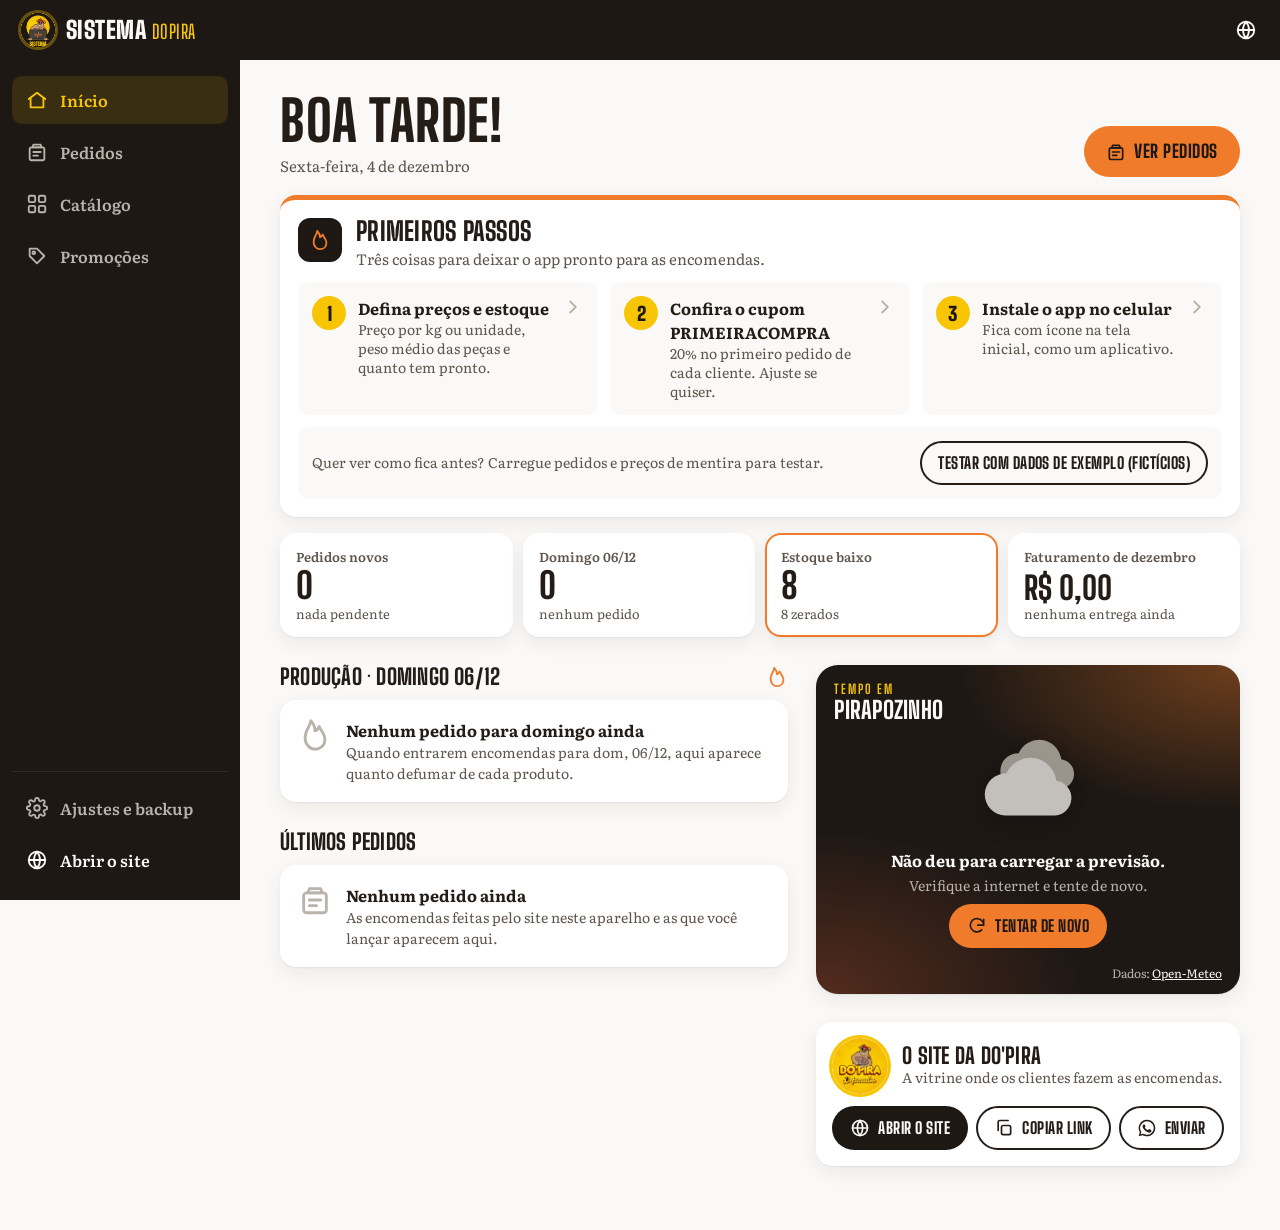
<file: admin/index.html>
<!doctype html>
<html lang="pt-BR">
<head>
<meta charset="utf-8">
<meta name="viewport" content="width=device-width, initial-scale=1, viewport-fit=cover">
<title>Sistema Dopira</title>
<meta name="description" content="Painel de gestão da Dopira Defumados: pedidos, catálogo, estoque, preços, cupons e promoções.">
<meta name="robots" content="noindex, nofollow">
<meta name="theme-color" content="#1E1814">
<link rel="manifest" href="manifest.webmanifest">
<link rel="icon" type="image/png" sizes="32x32" href="icons/favicon-32.png">
<link rel="apple-touch-icon" href="icons/apple-touch-icon.png">
<meta name="apple-mobile-web-app-capable" content="yes">
<meta name="mobile-web-app-capable" content="yes">
<meta name="apple-mobile-web-app-title" content="Sistema Dopira">
<meta name="apple-mobile-web-app-status-bar-style" content="black-translucent">
<link rel="stylesheet" href="css/base.css">
<link rel="stylesheet" href="css/inicio.css">
<link rel="stylesheet" href="css/pedidos.css">
<link rel="stylesheet" href="css/catalogo.css">
<link rel="stylesheet" href="css/promocoes.css">
</head>
<body>
<a class="pular" href="#tela">Pular para o conteúdo</a>
<div class="faixa-exemplo" id="faixaExemplo" hidden>Dados de exemplo (fictícios) · <a href="#/ajustes">apagar e começar de verdade</a></div>

<header class="topo">
  <a class="btn-ic voltar" id="btnVoltar" href="#/inicio" aria-label="Voltar" hidden></a>
  <a class="marca" href="#/inicio" aria-label="Sistema Dopira, início"><img src="img/sistema-logo.png" alt="" width="36" height="36"><span>Sistema <small>Dopira</small></span></a>
  <h1 class="titulo-topo" id="tituloTopo">Início</h1>
  <div class="topo-acoes">
    <a class="btn-ic" id="btnSite" target="_blank" rel="noopener" aria-label="Abrir o site" title="Abrir o site"></a>
    <a class="btn-ic" href="#/ajustes" aria-label="Ajustes e backup" title="Ajustes e backup"></a>
  </div>
</header>

<nav class="nav-lateral" id="navLateral" aria-label="Principal"></nav>
<main id="tela" tabindex="-1"></main>
<nav class="nav-baixo" id="navBaixo" aria-label="Principal"></nav>

<dialog id="dlg" class="dlg"></dialog>
<div class="toast" id="toast" role="status" aria-live="polite"></div>

<script src="js/dados.js"></script>
<script src="js/ui.js"></script>
<script src="js/vendor/qrcode.js"></script>
<script src="js/pix.js"></script>
<script>
  // ícones do topo
  document.getElementById('btnVoltar').innerHTML = UI.ICON.voltar;
  const s = document.getElementById('btnSite'); s.innerHTML = UI.ICON.site; s.href = UI.URL_SITE;
  document.querySelector('.topo-acoes a[href="#/ajustes"]').innerHTML = UI.ICON.ajustes;
</script>
<script src="js/inicio.js"></script>
<script src="js/pedidos.js"></script>
<script src="js/catalogo.js"></script>
<script src="js/promocoes.js"></script>
<script src="js/ajustes.js"></script>
<script src="js/app.js"></script>
</body>
</html>
</file>
<file: admin/css/base.css>
/* =====================================================================
   Sistema Dopira · estilos base e componentes compartilhados
   Módulos usam estas classes e põem o que for só deles em css/<modulo>.css
   ===================================================================== */
@font-face{font-family:"Big Shoulders";src:url(../fonts/bsd.woff2) format("woff2");font-weight:100 900;font-display:swap}
@font-face{font-family:"Literata";src:url(../fonts/literata.woff2) format("woff2");font-weight:200 900;font-display:swap}
@font-face{font-family:"Literata";src:url(../fonts/literata-i.woff2) format("woff2");font-weight:200 900;font-style:italic;font-display:swap}

:root{
  --carvao:#1E1814; --casca:#5A2E1E; --laranjeira:#F07C2B; --laranja-esc:#C85A12; --folha:#56633F;
  --fumaca:#B9B4AA; --cinza:#EDEBE6; --cinza-2:#E2DED7; --papel:#FAF9F7; --branco:#fff; --amarelo:#F8C505;
  --tinta:#231C17; --tinta-2:#5E554D; --erro:#B3261E; --ok:#3F6B2A; --aviso:#9A5B00;
  --display:"Big Shoulders",Impact,"Arial Narrow",sans-serif;
  --texto:"Literata",Georgia,serif;
  --r-s:10px; --r-m:16px; --r-l:22px;
  --sombra:0 1px 2px rgba(30,24,20,.06),0 6px 20px rgba(30,24,20,.07);
  --topo:60px; --baixo:68px; --lateral:240px;
  --ease:cubic-bezier(.2,.8,.2,1);
  color-scheme:light;
}
*,*::before,*::after{box-sizing:border-box;margin:0;padding:0}
html{-webkit-text-size-adjust:100%;scroll-padding-top:calc(var(--topo) + 12px)}
body{font-family:var(--texto);font-size:16px;line-height:1.5;color:var(--tinta);background:var(--papel);min-height:100dvh;-webkit-font-smoothing:antialiased}
img{display:block;max-width:100%}
button,input,select,textarea{font:inherit;color:inherit}
button{cursor:pointer}
a{color:inherit}
:focus-visible{outline:3px solid var(--laranjeira);outline-offset:2px}
.sr{position:absolute;width:1px;height:1px;overflow:hidden;clip:rect(0 0 0 0);white-space:nowrap}
.pular{position:absolute;left:-999px;top:8px;z-index:200;background:var(--carvao);color:var(--papel);padding:10px 16px;border-radius:var(--r-s)}
.pular:focus{left:8px}
h1,h2,h3{font-family:var(--display);font-weight:800;line-height:1.05;text-transform:uppercase;letter-spacing:.01em}
.muted{color:var(--tinta-2)}
.num{font-family:var(--display);font-weight:700;font-variant-numeric:tabular-nums;letter-spacing:.02em}

/* ---------- faixa de exemplo ---------- */
.faixa-exemplo{background:var(--amarelo);color:var(--carvao);text-align:center;font-size:14px;font-weight:600;padding:6px 12px}
.faixa-exemplo a{font-weight:800;display:inline-block;padding:6px 0}

/* ---------- topo ---------- */
.topo{position:sticky;top:0;z-index:50;height:var(--topo);background:var(--carvao);color:var(--papel);display:flex;align-items:center;gap:8px;padding:0 12px;padding-top:env(safe-area-inset-top);box-sizing:content-box}
.marca{display:flex;align-items:center;gap:10px;min-height:44px;min-width:44px;text-decoration:none;font-family:var(--display);font-weight:900;font-size:24px;text-transform:uppercase;letter-spacing:.02em;white-space:nowrap}
.marca img{width:36px;height:36px;border-radius:50%;box-shadow:0 0 0 2px rgba(248,197,5,.35)}
.marca small{font-weight:600;color:var(--amarelo);font-size:.8em}
.titulo-topo{display:none;font-size:22px;flex:1;min-width:0;overflow:hidden;text-overflow:ellipsis;white-space:nowrap}
.topo-acoes{margin-left:auto;display:flex;gap:4px}
.btn-ic{display:inline-flex;align-items:center;justify-content:center;width:44px;height:44px;border-radius:50%;border:0;background:transparent;color:inherit;text-decoration:none;flex:none}
.btn-ic:hover{background:rgba(127,127,127,.15)}
.btn-ic[hidden]{display:none}
.ic{width:22px;height:22px;flex:none}

/* ---------- navegação ---------- */
.nav-lateral{display:none}
.nav-baixo{position:fixed;left:0;right:0;bottom:0;z-index:50;background:var(--carvao);display:grid;grid-template-columns:repeat(4,1fr);padding-bottom:env(safe-area-inset-bottom);border-top:1px solid rgba(255,255,255,.08)}
.nav-baixo a{position:relative;display:flex;flex-direction:column;align-items:center;justify-content:center;gap:2px;height:var(--baixo);color:var(--fumaca);text-decoration:none;font-size:12px;font-weight:600}
.nav-baixo a[aria-current]{color:var(--amarelo)}
.nav-baixo a[aria-current]::before{content:"";position:absolute;top:0;left:28%;right:28%;height:3px;border-radius:0 0 3px 3px;background:var(--amarelo)}
.badge{position:absolute;top:8px;left:calc(50% + 6px);min-width:20px;height:20px;padding:0 6px;border-radius:10px;background:var(--laranjeira);color:var(--carvao);font:800 12px/20px var(--texto);text-align:center}
.badge[hidden]{display:none}

/* ---------- área principal ---------- */
#tela:focus,#tela:focus-visible{outline:none}
main{display:block;padding:20px 16px calc(var(--baixo) + 32px + env(safe-area-inset-bottom));max-width:1180px;margin:0 auto;outline:none;view-transition-name:tela}
.cab{display:flex;align-items:flex-end;justify-content:space-between;gap:12px;flex-wrap:wrap;margin-bottom:18px}
.cab h2{font-size:clamp(32px,6vw,48px)}
.cab p{color:var(--tinta-2);margin-top:4px}
.secao{margin-top:28px}
.secao > h3{font-size:22px;margin-bottom:12px;display:flex;align-items:center;gap:10px;justify-content:space-between}
.grade{display:grid;gap:12px}
.grade-2{display:grid;gap:12px;grid-template-columns:1fr}

/* ---------- botões ---------- */
.btn{display:inline-flex;align-items:center;justify-content:center;gap:8px;min-height:46px;padding:10px 20px;border-radius:999px;border:2px solid transparent;font-family:var(--display);font-weight:800;font-size:18px;letter-spacing:.03em;text-transform:uppercase;text-decoration:none;white-space:nowrap;transition:background .15s,color .15s,border-color .15s}
.btn .ic{width:20px;height:20px}
.btn-1{background:var(--laranjeira);color:var(--carvao)}
.btn-1:hover{background:#FF8C3A}
.btn-2{background:transparent;border-color:currentColor;color:var(--tinta)}
.btn-2:hover{background:rgba(30,24,20,.06)}
.btn-3{background:var(--carvao);color:var(--papel)}
.btn-3:hover{background:#000}
.btn-zap{background:#167A43;color:#fff}
.btn-perigo{background:var(--erro);color:#fff}
.btn-sm{min-height:44px;padding:6px 16px;font-size:16px}
.btn:disabled{opacity:.45;cursor:not-allowed}
.btn-link{background:none;border:0;color:#A94A0E;font-weight:700;text-decoration:underline;padding:10px 4px;min-height:44px}

/* ---------- cartões e linhas ---------- */
.card{background:var(--branco);border-radius:var(--r-m);box-shadow:var(--sombra);padding:16px}
.card-escuro{background:var(--carvao);color:var(--papel);border-radius:var(--r-m);padding:18px}
.lista{display:flex;flex-direction:column;gap:10px}
.linha{display:flex;align-items:center;gap:12px;background:var(--branco);border-radius:var(--r-m);box-shadow:var(--sombra);padding:12px 14px;text-decoration:none;color:inherit;min-height:64px;transition:transform .15s var(--ease),box-shadow .15s}
a.linha:hover{box-shadow:0 2px 4px rgba(30,24,20,.08),0 10px 28px rgba(30,24,20,.12)}
.linha .meio{flex:1;min-width:0}
.linha .meio b{display:block;font-weight:700;white-space:nowrap;overflow:hidden;text-overflow:ellipsis}
.linha .meio span{display:block;font-size:14px;color:var(--tinta-2);white-space:nowrap;overflow:hidden;text-overflow:ellipsis}
.linha .fim{text-align:right;flex:none}

/* ---------- números (indicadores) ---------- */
.stats{display:grid;grid-template-columns:repeat(2,minmax(0,1fr));gap:10px}
.stat{background:var(--branco);border-radius:var(--r-m);box-shadow:var(--sombra);padding:14px 16px;text-decoration:none;color:inherit;display:flex;flex-direction:column;gap:2px;min-height:96px}
.stat .rot{font-size:13px;color:var(--tinta-2);font-weight:600}
.stat .val{font-family:var(--display);font-weight:800;font-size:36px;line-height:1;font-variant-numeric:tabular-nums}
.stat .sub{font-size:13px;color:var(--tinta-2)}
.stat[data-alerta]{box-shadow:inset 0 0 0 2px var(--laranjeira),var(--sombra)}

/* ---------- chips de filtro ---------- */
.chips{display:flex;gap:8px;overflow-x:auto;padding:2px 2px 8px;margin:0 -2px 8px;scrollbar-width:none}
.chips::-webkit-scrollbar{display:none}
.chip{flex:none;display:inline-flex;align-items:center;gap:6px;min-height:44px;padding:6px 14px;border-radius:999px;border:1.5px solid var(--cinza-2);background:var(--branco);font-size:14px;font-weight:700;color:var(--tinta-2)}
.chip[aria-pressed="true"]{background:var(--carvao);border-color:var(--carvao);color:var(--papel)}
.chip .n{font-family:var(--display);font-size:15px;opacity:.75}

/* ---------- pílulas de status ---------- */
.pill{display:inline-flex;align-items:center;min-height:24px;padding:2px 10px;border-radius:999px;font-size:12px;font-weight:800;text-transform:uppercase;letter-spacing:.04em;white-space:nowrap;background:var(--cinza);color:var(--tinta-2)}
.st-novo{background:#FDE7D3;color:#8A3A00}
.st-confirmado{background:#E4E9F7;color:#24408E}
.st-pronto{background:#FFF1BF;color:#6B5200}
.st-entregue{background:#E1EDD8;color:var(--ok)}
.st-cancelado{background:#F3DCDA;color:var(--erro)}
.tag-ok{background:#E1EDD8;color:var(--ok)}
.tag-baixo{background:#FFF1BF;color:#6B5200}
.tag-zerado{background:#F3DCDA;color:var(--erro)}
.tag-promo{background:var(--laranjeira);color:var(--carvao)}

/* ---------- formulários ---------- */
.form{display:flex;flex-direction:column;gap:14px}
.form-2{display:grid;grid-template-columns:1fr 1fr;gap:12px}
.campo{display:flex;flex-direction:column;gap:6px;min-width:0}
.campo label{font-size:14px;font-weight:700}
.campo-in{position:relative;display:flex;align-items:center}
.campo input,.campo select,.campo textarea,select.sel{width:100%;font-size:16px;padding:11px 14px;min-height:46px;border:1.5px solid #D6D1C8;border-radius:var(--r-s);background:#fff}
.campo textarea{min-height:84px;resize:vertical}
.campo .suf{position:absolute;right:12px;color:var(--tinta-2);font-size:14px;pointer-events:none}
.campo-in:has(.suf) input{padding-right:52px}
.campo input:focus,.campo select:focus,.campo textarea:focus,select.sel:focus{outline:none;border-color:var(--laranjeira);box-shadow:0 0 0 3px rgba(240,124,43,.2)}
.campo .dica{font-size:13px;color:var(--tinta-2)}
.campo[data-erro] input{border-color:var(--erro)}
.seg{display:inline-flex;background:var(--cinza);border-radius:999px;padding:4px;gap:4px}
.seg label{position:relative}
.seg input{position:absolute;opacity:0;inset:0}
.seg span{display:inline-flex;align-items:center;min-height:38px;padding:4px 16px;border-radius:999px;font-weight:700;font-size:15px;cursor:pointer}
.seg input:checked + span{background:var(--carvao);color:var(--papel)}
.seg input:focus-visible + span{outline:3px solid var(--laranjeira)}
/* interruptor */
.sw{display:inline-flex;align-items:center;gap:10px;min-height:44px;cursor:pointer;font-weight:600}
.sw input{position:absolute;opacity:0;width:1px;height:1px}
.sw-t{width:46px;height:28px;border-radius:14px;background:#CFC9BF;position:relative;flex:none;transition:background .2s}
.sw-t::after{content:"";position:absolute;top:3px;left:3px;width:22px;height:22px;border-radius:50%;background:#fff;box-shadow:0 1px 3px rgba(0,0,0,.25);transition:transform .2s var(--ease)}
.sw input:checked + .sw-t{background:var(--folha)}
.sw input:checked + .sw-t::after{transform:translateX(18px)}
.sw input:focus-visible + .sw-t{outline:3px solid var(--laranjeira);outline-offset:2px}
/* passo +/- */
.passo{display:inline-flex;align-items:center;border:1.5px solid #D6D1C8;border-radius:999px;background:#fff}
.passo button{width:44px;height:44px;border:0;background:none;display:inline-flex;align-items:center;justify-content:center;border-radius:50%}
.passo input{width:64px;text-align:center;border:0;font-family:var(--display);font-weight:800;font-size:20px;background:none;min-height:44px}
.passo input:focus{outline:none}

/* ---------- miniatura ---------- */
.mini{width:var(--t);height:var(--t);border-radius:12px;background:var(--casca);color:var(--amarelo);display:inline-flex;align-items:center;justify-content:center;overflow:hidden;flex:none;position:relative;font-family:var(--display);font-weight:900;font-size:calc(var(--t) * .38)}
.mini::before{content:attr(data-ini)}
.mini img{position:absolute;inset:0;width:100%;height:100%;object-fit:cover}

/* ---------- vazio ---------- */
.vazio{text-align:center;padding:40px 16px;color:var(--tinta-2);display:flex;flex-direction:column;align-items:center;gap:10px}
.vazio .ic{width:44px;height:44px;color:var(--fumaca)}
.vazio h3{color:var(--tinta);font-size:24px}

/* ---------- aviso ---------- */
.aviso{display:flex;gap:10px;align-items:flex-start;background:#FFF6E0;border-left:4px solid var(--amarelo);border-radius:var(--r-s);padding:12px 14px;font-size:15px}
.aviso .ic{color:var(--aviso);margin-top:1px}
.aviso-erro{background:#FBE9E7;border-color:var(--erro)}
.aviso-erro .ic{color:var(--erro)}

/* ---------- tabela simples ---------- */
.tabela{width:100%;border-collapse:collapse;font-size:15px}
.tabela th{text-align:left;font-size:13px;color:var(--tinta-2);font-weight:700;padding:8px;border-bottom:1.5px solid var(--cinza-2)}
.tabela td{padding:10px 8px;border-bottom:1px solid var(--cinza)}
.tabela .dir{text-align:right}

/* ---------- diálogo ---------- */
.dlg{border:0;padding:0;background:transparent;max-width:none;max-height:none;width:100%;height:100%;margin:0}
.dlg::backdrop{background:rgba(20,15,12,.6)}
.dlg[open]{display:flex;align-items:flex-end;justify-content:center}
.dlg-cx{background:var(--papel);width:100%;max-height:92dvh;display:flex;flex-direction:column;border-radius:var(--r-l) var(--r-l) 0 0;animation:sobe .28s var(--ease);padding-bottom:env(safe-area-inset-bottom)}
.dlg-topo{display:flex;align-items:center;justify-content:space-between;gap:12px;padding:16px 12px 8px 20px}
.dlg-topo h2{font-size:26px}
.dlg-corpo{padding:8px 20px 16px;overflow:auto;flex:1}
.dlg-acoes{display:flex;gap:10px;padding:12px 20px 16px;border-top:1px solid var(--cinza-2);flex-wrap:wrap}
.dlg-acoes .btn{flex:1}
.copiavel{width:100%;font-size:15px;padding:12px;border-radius:var(--r-s);border:1.5px solid #D6D1C8}
@keyframes sobe{from{transform:translateY(40px);opacity:0}to{transform:none;opacity:1}}

/* ---------- toast ---------- */
.toast{position:fixed;left:50%;bottom:calc(var(--baixo) + 16px + env(safe-area-inset-bottom));transform:translate(-50%,20px);background:var(--carvao);color:var(--papel);padding:12px 20px;border-radius:999px;font-weight:600;font-size:15px;opacity:0;pointer-events:none;transition:opacity .2s,transform .25s var(--ease);z-index:300;max-width:calc(100% - 32px);text-align:center}
.toast.on{opacity:1;transform:translate(-50%,0)}
.toast[data-tipo="erro"]{background:var(--erro)}

/* ---------- transições ---------- */
::view-transition-old(tela){animation:.18s ease both sai}
::view-transition-new(tela){animation:.28s var(--ease) both entra}
@keyframes sai{to{opacity:0;transform:translateY(-6px)}}
@keyframes entra{from{opacity:0;transform:translateY(10px)}}
@media (prefers-reduced-motion:reduce){
  *,*::before,*::after{animation-duration:.01ms!important;transition-duration:.01ms!important}
  ::view-transition-old(tela),::view-transition-new(tela){animation:none}
}

/* ---------- telas médias ---------- */
@media (min-width:600px){
  .stats{grid-template-columns:repeat(4,minmax(0,1fr))}
  .grade-2{grid-template-columns:1fr 1fr}
  .dlg[open]{align-items:center}
  .dlg-cx{max-width:560px;border-radius:var(--r-l);max-height:88dvh}
  main{padding-left:24px;padding-right:24px}
}
/* celular: título da tela no topo */
@media (max-width:959px){
  .topo .marca span{display:none}
  .titulo-topo{display:block}
  .topo:has(.voltar:not([hidden])) .marca{display:none}
}
/* ---------- PC: menu lateral ---------- */
@media (min-width:960px){
  .nav-baixo{display:none}
  .topo{padding-left:20px}
  .nav-lateral{display:flex;flex-direction:column;gap:4px;position:fixed;top:var(--topo);bottom:0;left:0;width:var(--lateral);background:var(--carvao);padding:16px 12px;z-index:40}
  .nav-lateral a{position:relative;display:flex;align-items:center;gap:12px;min-height:48px;padding:8px 14px;border-radius:var(--r-s);color:var(--fumaca);text-decoration:none;font-weight:600}
  .nav-lateral a:hover{background:rgba(255,255,255,.06);color:var(--papel)}
  .nav-lateral a[aria-current]{background:rgba(248,197,5,.12);color:var(--amarelo)}
  .nav-lateral .badge{position:static;margin-left:auto}
  .nav-fim{margin-top:auto;display:flex;flex-direction:column;gap:4px;border-top:1px solid rgba(255,255,255,.08);padding-top:12px}
  .nav-site{color:var(--papel)!important}
  main{margin-left:var(--lateral);padding:32px 40px 64px;max-width:calc(1180px + var(--lateral))}
  .topo .btn-ic[href="#/ajustes"]{display:none}
  .toast{bottom:24px;left:calc(50% + var(--lateral) / 2)}
  .faixa-exemplo{position:fixed;left:12px;width:calc(var(--lateral) - 24px);bottom:150px;z-index:60;border-radius:12px;padding:10px 14px}
}
</file>
<file: admin/css/inicio.css>
/* =====================================================================
   Sistema Dopira · Início (painel) e Ajustes
   ===================================================================== */

/* ---------- cabeçalho ---------- */
.ini-cab h2{font-size:clamp(36px,9vw,56px)}
.ini-cab p{font-size:15px}
.ini-ex{background:var(--amarelo);color:var(--carvao);font-weight:700;padding:1px 8px;border-radius:999px;font-size:13px}
.ini-novo{display:none}

/* ---------- primeiros passos ---------- */
.ini-passos{margin-bottom:16px;padding:18px;border-top:5px solid var(--laranjeira)}
.ini-passos-cab{display:flex;gap:14px;align-items:flex-start;margin-bottom:12px}
.ini-passos-ic{width:44px;height:44px;border-radius:12px;background:var(--carvao);color:var(--laranjeira);display:inline-flex;align-items:center;justify-content:center;flex:none}
.ini-passos-cab h3{font-size:26px}
.ini-passos-cab p{color:var(--tinta-2);font-size:15px;margin-top:2px}
.ini-passos-lista{list-style:none;display:flex;flex-direction:column;gap:2px;counter-reset:p}
.ini-passos-lista a,.ini-passos-lista button,.ini-passos-lista .feito{display:flex;align-items:center;gap:12px;width:100%;min-height:64px;padding:10px 6px;border:0;background:none;text-align:left;text-decoration:none;color:inherit;border-radius:var(--r-s)}
.ini-passos-lista li+li{border-top:1px solid var(--cinza)}
.ini-passos-lista a:hover,.ini-passos-lista button:hover{background:var(--cinza)}
.ini-passos-lista .n{width:34px;height:34px;border-radius:50%;background:var(--amarelo);color:var(--carvao);display:inline-flex;align-items:center;justify-content:center;font:900 19px/1 var(--display);flex:none}
.ini-passos-lista .feito .n{background:var(--ok);color:#fff}
.ini-passos-lista .feito .n .ic{width:18px;height:18px}
.ini-passos-lista .t{flex:1;min-width:0;display:flex;flex-direction:column}
.ini-passos-lista .t b{font-weight:700}
.ini-passos-lista .t small{font-size:14px;color:var(--tinta-2);line-height:1.35}
.ini-passos-lista > li > * > .ic{color:var(--fumaca)}
.ini-passos-ex{margin-top:12px;padding:14px;background:var(--papel);border-radius:var(--r-s);display:flex;flex-direction:column;gap:10px;align-items:flex-start}
.ini-passos-ex p{font-size:14px;color:var(--tinta-2)}
.ini-passos-ex .btn{white-space:normal;text-align:center}

/* ---------- indicadores ---------- */
.ini-stats .stat{transition:transform .15s var(--ease),box-shadow .15s}
.ini-stats .stat:hover{transform:translateY(-2px)}
.ini-stats .stat .rot::first-letter{text-transform:uppercase}
.ini-fat .val{font-size:clamp(24px,6.6vw,32px);padding-top:4px;white-space:nowrap}
.ini-stats .sub{line-height:1.3}

/* ---------- grade ---------- */
.ini-grade{display:grid;grid-template-columns:minmax(0,1fr);gap:0 28px}
.ini-col{min-width:0}
.ini-ver{font-family:var(--texto);text-transform:none;font-size:15px;letter-spacing:0}
.secao > h3 .ic{color:var(--laranjeira)}

/* ---------- produção ---------- */
.ini-prod-card{padding:0;overflow:hidden}
.ini-prod-resumo{display:flex;align-items:center;justify-content:space-between;gap:10px;flex-wrap:wrap;padding:14px 16px;background:var(--carvao);color:var(--papel)}
.ini-prod-resumo .num{font-size:30px;line-height:1;color:var(--amarelo);display:block}
.ini-prod-resumo small{font-size:13px;color:var(--fumaca)}
.ini-prod-lista{list-style:none}
.ini-prod{display:flex;align-items:center;gap:12px;padding:12px 16px;border-bottom:1px solid var(--cinza)}
.ini-prod.tem-falta{background:linear-gradient(90deg,rgba(240,124,43,.10),transparent 70%);box-shadow:inset 4px 0 0 var(--laranjeira)}
.ini-prod .meio{flex:1;min-width:0}
.ini-prod .meio b{display:block;font-weight:700;line-height:1.25}
.ini-prod .meio span{display:block;font-size:14px;color:var(--tinta-2)}
.ini-prod .fim{display:flex;flex-direction:column;align-items:flex-end;text-align:right;flex:none;gap:2px;max-width:46%}
.ini-est{font-size:13px;color:var(--tinta-2)}
.ini-falta{font:800 17px/1.1 var(--display);text-transform:uppercase;letter-spacing:.02em;color:var(--laranja-esc);background:#FDE7D3;padding:3px 8px;border-radius:6px}
.ini-ok{display:inline-flex;align-items:center;gap:4px;font-size:13px;font-weight:700;color:var(--ok)}
.ini-ok .ic{width:16px;height:16px}
.ini-aviso{font-size:13px;font-weight:700;color:var(--aviso)}
.ini-nota{font-size:12.5px;color:var(--tinta-2);padding:10px 16px 12px;line-height:1.4}
.ini-prod-vazio{display:flex;gap:14px;align-items:flex-start;padding:18px}
.ini-prod-vazio > .ic{width:34px;height:34px;color:var(--fumaca);flex:none}
.ini-prod-vazio b{display:block}
.ini-prod-vazio span{display:block;font-size:14px;color:var(--tinta-2)}

/* ---------- últimos pedidos ---------- */
.ini-num{font-size:20px;color:var(--casca);min-width:38px}
.ini .linha .fim{display:flex;flex-direction:column;align-items:flex-end;gap:4px}
.ini-tot{font-size:16px}

/* ---------- previsão do tempo ---------- */
.ini-tempo{margin-top:-4px}
.tp{position:relative;border-radius:var(--r-l);padding:18px 18px 12px;color:var(--papel);overflow:hidden;isolation:isolate;
  background:radial-gradient(120% 80% at 100% 0%,rgba(240,124,43,.38),transparent 55%),radial-gradient(90% 70% at 0% 100%,rgba(90,46,30,.9),transparent 70%),var(--carvao);box-shadow:var(--sombra)}
.tp-noite{background:radial-gradient(120% 80% at 100% 0%,rgba(110,130,190,.30),transparent 55%),radial-gradient(90% 70% at 0% 100%,rgba(40,44,70,.9),transparent 70%),#15131A}
.tp-topo{display:flex;align-items:center;justify-content:space-between;gap:8px}
.tp-topo h3{font-size:24px;color:var(--papel)}
.tp-topo h3 span{display:block;font-size:13px;letter-spacing:.14em;color:var(--amarelo);font-weight:700}
.tp-atu{color:var(--papel);background:rgba(255,255,255,.08)}
.tp-atu:hover{background:rgba(255,255,255,.16)}
.tp-atu.girando .ic{animation:gira 1s linear infinite}
@keyframes gira{to{transform:rotate(360deg)}}
.tp-erro{display:flex;gap:8px;align-items:flex-start;margin-top:10px;padding:8px 12px;border-radius:var(--r-s);background:rgba(248,197,5,.14);color:#FFE38A;font-size:13.5px;line-height:1.35}
.tp-erro .ic{width:18px;height:18px;flex:none;margin-top:1px}
.tp-agora{display:flex;align-items:center;gap:6px;margin:8px 0 6px}
.tp-svg{display:block;flex:none}
.tp-svg-g{width:112px;height:112px;margin-left:-10px;filter:drop-shadow(0 6px 14px rgba(0,0,0,.35))}
.tp-graus{min-width:0}
.tp-temp{font-size:76px;line-height:.9;font-weight:800;letter-spacing:-.01em}
.tp-temp sup{font-size:24px;vertical-align:top;position:relative;top:8px;margin-left:2px;color:var(--fumaca);font-weight:700}
.tp-cond{font-size:17px;font-weight:600;margin-top:6px}
.tp-det{display:grid;grid-template-columns:repeat(3,minmax(0,1fr));gap:8px;margin:6px 0 16px}
.tp-det > div{background:rgba(255,255,255,.07);border-radius:var(--r-s);padding:9px 10px;display:grid;grid-template-columns:auto 1fr;grid-template-rows:auto auto;column-gap:6px;align-items:center}
.tp-det .ic{width:16px;height:16px;color:var(--amarelo);grid-row:1}
.tp-det dt{font-size:12px;color:var(--fumaca);grid-row:1;grid-column:2}
.tp-det dd{font:800 20px/1.1 var(--display);grid-column:1 / -1;letter-spacing:.02em;white-space:nowrap}
.tp-dias{list-style:none;display:flex;gap:8px;overflow-x:auto;scroll-snap-type:x proximity;margin:0 -18px;padding:0 18px 6px;scrollbar-width:thin;scrollbar-color:rgba(255,255,255,.2) transparent}
.tp-dias:focus-visible{outline-offset:-3px}
.tp-dia{flex:0 0 74px;scroll-snap-align:start;display:flex;flex-direction:column;align-items:center;gap:1px;padding:8px 4px 10px;border-radius:14px;background:rgba(255,255,255,.06);border:1.5px solid transparent;text-align:center}
.tp-dia b{font-weight:700;font-size:15px}
.tp-dia small{font-size:11.5px;color:var(--fumaca)}
.tp-svg-p{width:44px;height:44px;margin:2px 0}
.tp-mx{font:800 20px/1 var(--display)}
.tp-mn{font:700 15px/1.2 var(--display);color:var(--fumaca)}
.tp-ch{display:inline-flex;align-items:center;gap:2px;font-size:12px;color:#A9CBEA;margin-top:3px}
.tp-ch .ic{width:12px;height:12px}
.tp-ch.alto{color:#CFE6FF;font-weight:800}
.tp-tag{font:800 10.5px/1 var(--texto);font-style:normal;text-transform:uppercase;letter-spacing:.06em;padding:3px 6px;border-radius:999px;margin-bottom:4px}
.tp-tag-vz{visibility:hidden}
.tp-dia[data-marca="sab"]{border-color:rgba(240,124,43,.7);background:rgba(240,124,43,.14)}
.tp-dia[data-marca="sab"] .tp-tag{background:var(--laranjeira);color:var(--carvao)}
.tp-dia[data-marca="dom"]{border-color:var(--amarelo);background:rgba(248,197,5,.16)}
.tp-dia[data-marca="dom"] .tp-tag{background:var(--amarelo);color:var(--carvao)}
.tp-dicas{list-style:none;display:flex;flex-direction:column;gap:8px;margin-top:12px}
.tp-dicas li{display:flex;gap:10px;align-items:flex-start;background:rgba(255,255,255,.95);color:var(--tinta);border-radius:var(--r-s);padding:10px 12px;font-size:14.5px;line-height:1.35;font-weight:600}
.tp-dicas li .ic{width:20px;height:20px;flex:none;color:var(--laranja-esc)}
.tp-dicas li[data-tipo="chuva"] .ic{color:#2F6EA8}
.tp-dicas li[data-tipo="bom"] .ic{color:var(--folha)}
.tp-rodape{display:flex;justify-content:space-between;gap:8px;flex-wrap:wrap;margin-top:12px;font-size:12px;color:var(--fumaca)}
.tp-rodape a{color:var(--papel)}
/* esqueleto */
.esq{display:block;border-radius:10px;background:linear-gradient(90deg,rgba(255,255,255,.07) 25%,rgba(255,255,255,.16) 50%,rgba(255,255,255,.07) 75%);background-size:200% 100%;animation:brilho 1.3s ease-in-out infinite}
@keyframes brilho{from{background-position:100% 0}to{background-position:-100% 0}}
.esq-c{width:96px;height:96px;border-radius:50%;flex:none;margin-right:10px}
.esq-l{width:120px;height:62px;margin-bottom:10px}
.esq-m{width:140px;height:18px}
.tp-det-esq{display:grid;grid-template-columns:repeat(3,1fr);gap:8px;margin:6px 0 16px}
.tp-det-esq .esq{height:54px}
.tp-esq .tp-dias{overflow:hidden}
.esq-dia{flex:0 0 74px;height:150px;border-radius:14px}
/* erro sem cache */
.tp-falhou-c{display:flex;flex-direction:column;align-items:center;text-align:center;gap:8px;padding:6px 0 4px}
.tp-falhou-c .tp-svg-g{margin:0;opacity:.8}
.tp-falhou-c p b{display:block}
.tp-falhou-c p span{font-size:14px;color:var(--fumaca)}

/* ---------- atalho para o site ---------- */
.ini-site{display:grid;grid-template-columns:56px 1fr;gap:12px 14px;align-items:center}
.ini-site img{width:56px;height:56px;border-radius:50%;box-shadow:0 0 0 3px var(--amarelo)}
.ini-site h3{font-size:22px}
.ini-site p{font-size:14px;color:var(--tinta-2)}
.ini-site-acoes{grid-column:1 / -1;display:flex;flex-wrap:wrap;gap:8px}
.ini-site-acoes .btn{flex:1 1 auto;min-height:44px}
.ini-site-acoes .btn:first-child{flex-basis:100%}

/* ---------- celular pequeno ---------- */
@media (max-width:380px){
  .tp-temp{font-size:64px}
  .tp-svg-g{width:96px;height:96px}
  .tp-det dd{font-size:18px}
}

/* ---------- PC ---------- */
@media (min-width:600px){
  .ini-site-acoes .btn:first-child{flex-basis:auto}
}
@media (min-width:960px){
  .ini-novo{display:inline-flex}
  .ini-grade{grid-template-columns:minmax(0,1.2fr) minmax(0,1fr)}
  .ini-passos-lista{flex-direction:row;gap:12px}
  .ini-passos-lista li{flex:1}
  .ini-passos-lista li+li{border-top:0}
  .ini-passos-lista a,.ini-passos-lista button,.ini-passos-lista .feito{background:var(--papel);padding:14px;align-items:flex-start;height:100%}
  .ini-passos-ex{flex-direction:row;align-items:center;justify-content:space-between}
  .ini-tempo{margin-top:0}
  .tp-dias{margin:0;padding:0 0 6px;display:grid;grid-template-columns:repeat(7,minmax(0,1fr));gap:6px;overflow:visible}
  .tp-dia{flex:none;min-width:0;padding:8px 2px 10px}
  .tp-tag{font-size:9.5px;padding:3px 5px;letter-spacing:.03em}
  .esq-dia{height:150px}
}
@media (min-width:1500px){
  .tp-dia{padding:10px 4px 12px}
  .tp-svg-p{width:50px;height:50px}
}

/* =====================================================================
   AJUSTES
   ===================================================================== */
.aj-intro{display:flex;gap:12px;align-items:flex-start;background:var(--carvao);color:var(--papel);border-radius:var(--r-m);padding:14px 16px;font-size:15px;line-height:1.45;margin-bottom:16px}
.aj-intro .ic{color:var(--amarelo);flex:none;margin-top:2px}
.aj-intro b{color:var(--amarelo)}
.aj-grade{display:grid;grid-template-columns:minmax(0,1fr);gap:14px}
.aj-card{display:flex;flex-direction:column;gap:10px;padding:18px}
.aj-card h3{font-size:24px;display:flex;align-items:center;gap:10px}
.aj-card h3 .ic{width:26px;height:26px;color:var(--laranjeira);flex:none}
.aj-card > p{font-size:15px;color:var(--tinta-2)}
.aj-card > p b{color:var(--tinta)}
.aj-card .aviso{color:var(--tinta)}
.aj-meta{font-size:14px!important;background:var(--papel);padding:8px 12px;border-radius:var(--r-s)}
.aj-acoes{display:flex;flex-wrap:wrap;gap:10px;margin-top:auto;padding-top:4px}
.aj-acoes .btn{flex:1 1 220px;white-space:normal;text-align:center}
.aj-arq{cursor:pointer}
#arqBackup:focus-visible + .aj-arq{outline:3px solid var(--laranjeira);outline-offset:2px}
.aj-perigo{border-top:4px solid var(--erro)}
.aj-perigo h3 .ic{color:var(--erro)}
.aj-btn-perigo{color:var(--erro)}
.aj-btn-perigo:hover{background:#FBE9E7}
.aj-sobre{display:flex;gap:14px;align-items:center;margin-top:24px;padding:16px;border-radius:var(--r-m);border:1.5px dashed var(--cinza-2)}
.aj-sobre img{width:48px;height:48px;border-radius:50%;flex:none}
.aj-sobre h3{font-size:20px}
.aj-sobre h3 small{font-family:var(--texto);text-transform:none;font-weight:600;font-size:14px;color:var(--tinta-2);letter-spacing:0}
.aj-sobre p{font-size:13.5px;color:var(--tinta-2)}
.aj-sobre .btn-link{padding-left:0;min-height:40px;font-family:var(--texto);text-transform:none;font-size:15px;letter-spacing:0}
/* diálogos */
.aj-dlg-p{margin:10px 0}
.aj-inst-lista{list-style:none;display:flex;flex-direction:column;gap:10px;counter-reset:i}
.aj-inst{background:#fff;border-radius:var(--r-s);padding:12px 14px;box-shadow:var(--sombra);display:flex;flex-direction:column;gap:2px}
.aj-inst span{font-size:15px;color:var(--tinta-2)}
.aj-inst kbd{display:inline-block;min-width:24px;text-align:center;font:700 14px/22px var(--texto);background:var(--cinza);border-radius:6px;padding:0 6px;color:var(--tinta)}
.aj-resumo{list-style:none;display:grid;grid-template-columns:repeat(2,1fr);gap:8px;margin:8px 0 14px}
.aj-resumo li{background:#fff;border-radius:var(--r-s);padding:10px 12px;box-shadow:var(--sombra);font-size:14px;color:var(--tinta-2)}
.aj-resumo b{display:block;font-size:26px;color:var(--tinta);line-height:1}
.aj-erro{color:var(--erro)!important;font-weight:600;min-height:1em}
@media (min-width:960px){
  .aj-grade{grid-template-columns:repeat(2,minmax(0,1fr))}
}

/* ---------- Ajustes · Pix para receber ---------- */
.aj-pix{margin-bottom:16px;border-top:4px solid var(--laranjeira)}
.aj-pix h3{flex-wrap:wrap}
.aj-pix-st{font-family:var(--texto);letter-spacing:.03em}
.aj-pix-grade{display:grid;grid-template-columns:minmax(0,1fr);gap:16px;margin-top:4px}
.aj-pix-form{gap:12px}
.aj-pix-form .aj-acoes{margin-top:4px}
.aj-pix-form .campo[data-erro] input{border-color:var(--erro);box-shadow:0 0 0 3px rgba(179,38,30,.12)}
.aj-pix-form .aj-erro:empty{display:none}
.aj-pix-teste{display:flex;flex-wrap:wrap;gap:14px 16px;align-items:flex-start;background:var(--papel);border:1.5px solid var(--cinza-2);border-radius:var(--r-m);padding:14px}
.aj-pix-qr{flex:none;background:#fff;border-radius:var(--r-s);padding:4px;line-height:0;box-shadow:inset 0 0 0 1.5px var(--cinza-2)}
.aj-pix-qr svg{width:148px;height:148px}
.aj-pix-teste-txt{flex:1 1 220px;min-width:0;display:flex;flex-direction:column;gap:8px}
.aj-pix-teste-txt h4{font-family:var(--display);font-weight:800;text-transform:uppercase;font-size:20px;line-height:1.1}
.aj-pix-teste-txt p{font-size:14.5px;color:var(--tinta-2)}
.aj-pix-teste-txt p b{color:var(--tinta)}
.aj-pix-quem{background:#fff;border-radius:8px;padding:6px 10px;font-size:13.5px!important;overflow-wrap:anywhere}
.aj-pix-cod{width:100%;font:12.5px/1.4 ui-monospace,Menlo,Consolas,monospace;padding:8px 10px;border:1.5px solid #D6D1C8;border-radius:var(--r-s);background:#fff;resize:none;word-break:break-all;color:var(--tinta)}
.aj-pix-teste-txt .btn{align-self:flex-start}
.aj-pix-vazio{font-size:14.5px;color:var(--tinta-2);padding:16px;border:1.5px dashed var(--cinza-2);border-radius:var(--r-m)}
.aj-pix-vazio b{color:var(--tinta)}
@media (min-width:960px){
  .aj-pix-grade{grid-template-columns:minmax(0,1fr) minmax(0,1.15fr);align-items:start;gap:24px}
}
</file>
<file: admin/css/pedidos.css>
/* =====================================================================
   Sistema Dopira · Pedidos (lista e detalhe)
   ===================================================================== */

/* ---------- lista ---------- */
.ped-busca{margin-bottom:12px}
.ped-busca .campo-in > .ic{position:absolute;left:14px;color:var(--tinta-2);pointer-events:none;width:20px;height:20px}
.ped-busca input{padding-left:44px}
.ped-busca input::-webkit-search-cancel-button{cursor:pointer}

.ped-grupo{margin-top:20px}
.ped-grupo:first-child{margin-top:8px}
.ped-dom{display:flex;align-items:baseline;flex-wrap:wrap;gap:4px 10px;padding:0 4px 10px;border-bottom:2px solid var(--carvao);margin-bottom:12px}
.ped-dom h3{font-size:24px}
.ped-dom-tag{font-size:12px;font-weight:800;text-transform:uppercase;letter-spacing:.05em;background:var(--amarelo);color:var(--carvao);border-radius:999px;padding:2px 10px;align-self:center}
.ped-dom-pass{background:var(--cinza);color:var(--tinta-2)}
.ped-dom-info{margin-left:auto;font-size:14px;color:var(--tinta-2)}
.ped-dom-info .num{color:var(--tinta);font-size:17px}
.ped-conf{font-size:12px;font-weight:700;color:var(--aviso);white-space:nowrap}

.ped-linha{align-items:stretch;padding:12px 14px 12px 12px;gap:12px}
.ped-num{flex:none;display:flex;align-items:center;justify-content:center;min-width:48px;height:48px;padding:0 6px;border-radius:12px;background:var(--cinza);font-size:20px;color:var(--casca);align-self:center}
.ped-linha .meio{display:flex;flex-direction:column;gap:2px;justify-content:center}
.ped-linha .meio b{font-size:16px}
.ped-linha .meio .ped-itens{font-size:14px}
.ped-linha .ped-tags{display:flex;gap:6px;align-items:center;flex-wrap:wrap;white-space:normal;margin-top:2px;overflow:visible}
.ped-modo{font-size:12px;font-weight:700;color:var(--tinta-2);text-transform:uppercase;letter-spacing:.04em}
.ped-tag{display:inline-flex;align-items:center;font-size:11px;font-weight:800;text-transform:uppercase;letter-spacing:.05em;border-radius:6px;padding:1px 7px}
.ped-tag-site{background:var(--casca);color:var(--amarelo)}
.ped-tag-pago{background:#E1EDD8;color:var(--ok)}
.ped-linha .fim{display:flex;flex-direction:column;align-items:flex-end;justify-content:space-between;gap:6px}
.ped-total{display:flex;flex-direction:column;align-items:flex-end;line-height:1.15}
.ped-valor{font-size:20px}
.ped-cancelado{opacity:.62}
.ped-cancelado .ped-valor{text-decoration:line-through}

.ped-importar{margin-top:32px;display:flex;align-items:center;gap:12px 16px;flex-wrap:wrap;padding:14px 16px;border:1.5px dashed var(--fumaca);border-radius:var(--r-m);font-size:14px;color:var(--tinta-2)}
.ped-importar p{flex:1 1 240px}
.ped-importar b{color:var(--tinta)}

/* ---------- detalhe ---------- */
.ped-cab{margin-bottom:14px}
.ped-cab h2{font-size:clamp(30px,6vw,44px)}
.ped-meta{display:flex;align-items:center;flex-wrap:wrap;gap:6px 12px;font-size:14px}
.ped-meta > span:not(.pill) + span::before{content:"·";margin-right:12px;color:var(--fumaca)}

.ped-status{padding:14px 16px;margin-bottom:16px}
.ped-fluxo{list-style:none;display:grid;grid-template-columns:repeat(4,1fr);gap:4px;position:relative}
.ped-fluxo li{position:relative}
.ped-fluxo li + li::before{content:"";position:absolute;top:20px;left:calc(-50% + 24px);right:calc(50% + 24px);height:3px;border-radius:2px;background:var(--cinza-2)}
.ped-fluxo li:has(.feito,.atual) + li::before{background:var(--cinza-2)}
.ped-fluxo li + li:has(.feito,.atual)::before{background:var(--folha)}
.ped-passo{width:100%;display:flex;flex-direction:column;align-items:center;gap:4px;border:0;background:none;padding:0 0 4px;min-height:64px;font-size:13px;font-weight:700;color:var(--tinta-2);border-radius:var(--r-s)}
.ped-bola{width:42px;height:42px;border-radius:50%;display:inline-flex;align-items:center;justify-content:center;background:var(--cinza);font-family:var(--display);font-weight:800;font-size:18px;color:var(--tinta-2);position:relative;z-index:1;transition:background .15s}
.ped-bola .ic{width:20px;height:20px}
.ped-passo:hover .ped-bola{background:var(--cinza-2)}
.ped-passo.feito .ped-bola{background:var(--folha);color:#fff}
.ped-passo.feito{color:var(--folha)}
.ped-passo.atual .ped-bola{background:var(--laranjeira);color:var(--carvao);box-shadow:0 0 0 4px rgba(240,124,43,.22)}
.ped-passo.atual{color:var(--tinta)}
.ped-status-acoes{display:flex;align-items:center;justify-content:space-between;gap:8px 12px;flex-wrap:wrap;margin-top:10px;padding-top:12px;border-top:1px solid var(--cinza)}
.ped-status-acoes .btn-3{flex:1 1 220px}
.ped-canc{color:var(--erro)}
.ped-fim{display:flex;align-items:center;gap:8px;font-weight:700;color:var(--ok)}
.ped-nota{font-size:13px;color:var(--tinta-2);margin-top:8px}
.ped-status-canc{display:flex;align-items:center;justify-content:space-between;gap:10px 16px;flex-wrap:wrap;background:#FBF1F0}
.ped-status-txt{display:flex;align-items:center;gap:10px;flex-wrap:wrap;font-size:15px}
.ped-status-txt .ic{color:var(--erro)}

.ped-grade{display:grid;gap:16px;grid-template-columns:minmax(0,1fr)}
.ped-col{display:flex;flex-direction:column;gap:16px;min-width:0}
.ped-bloco > h3{font-size:22px;margin-bottom:14px}
.ped-rot{font-size:14px;font-weight:700}
.ped-f2{grid-template-columns:minmax(0,1fr)}
.ped-f2 .seg{align-self:flex-start}
.ped-entrega[hidden]{display:none}
.ped-aviso-dom{display:flex;align-items:center;gap:8px;font-size:14px;color:var(--aviso);font-weight:600;margin-top:-6px}
.ped-aviso-dom[hidden]{display:none}
.ped-aviso-dom .ic{width:18px;height:18px}
.ped-ajustes .campo[hidden]{display:none}
#pdStatus:focus{outline:none}
#pdStatus:focus-visible > .ped-status{outline:3px solid var(--laranjeira);outline-offset:2px}
.ped-salvo{font-size:13px;color:var(--tinta-2);margin-top:12px}

/* itens */
.ped-itens-lista{list-style:none;display:flex;flex-direction:column}
.ped-item{padding:14px 0;border-bottom:1px solid var(--cinza)}
.ped-item:first-child{padding-top:0}
.ped-item-topo{display:flex;align-items:center;gap:12px}
.ped-item-nome{flex:1;min-width:0;display:flex;flex-direction:column;gap:2px}
.ped-item-nome b{font-weight:700;line-height:1.25}
.ped-item-preco{font-size:14px;display:flex;flex-wrap:wrap;align-items:center;gap:2px 6px}
.ped-item-preco .num{font-size:16px}
.ped-item-preco .pill{min-height:20px;font-size:11px;padding:1px 8px}
.ped-rm{color:var(--tinta-2)}
.ped-rm:hover{color:var(--erro);background:#FBE9E7}
.ped-item-campos{display:flex;flex-wrap:wrap;align-items:flex-start;gap:10px 14px;margin-top:12px;padding-left:60px}
.ped-q{display:flex;flex-direction:column;gap:6px}
.ped-q .passo input{width:52px}
.ped-peso{flex:1 1 130px;max-width:200px}
.ped-peso .dica{min-height:1.2em}
.ped-item-valor{margin-left:auto;align-self:center;text-align:right;padding-top:22px}
.ped-item-valor .num{font-size:22px}
.ped-item-aviso{display:flex;gap:8px;align-items:center;margin:10px 0 0 60px;font-size:13px;font-weight:600;color:var(--aviso)}
.ped-item-aviso[hidden]{display:none}
.ped-item-aviso .ic{width:18px;height:18px}
.ped-sem-itens{padding:18px;border:1.5px dashed var(--cinza-2);border-radius:var(--r-s);text-align:center;color:var(--tinta-2)}
.ped-add{width:100%;margin-top:14px}
.ped-falta{color:#A94A0E;font-weight:700}

/* resumo */
.ped-ajustes{gap:12px;margin-bottom:14px}
.ped-cupom-res{min-height:1.3em;font-size:14px;font-weight:700}
.ped-cupom-ok{display:inline-flex;align-items:center;gap:6px;color:var(--ok)}
.ped-cupom-ok .ic{width:18px;height:18px}
.ped-cupom-erro{color:var(--erro)}
#pdCupom{text-transform:uppercase;letter-spacing:.05em}
.ped-contas{display:flex;flex-direction:column;gap:6px;border-top:1px solid var(--cinza);padding-top:12px}
.ped-contas > div{display:flex;justify-content:space-between;align-items:baseline;gap:12px}
.ped-contas dt{color:var(--tinta-2);font-size:15px}
.ped-contas dd{font-size:18px}
.ped-desc dd,.ped-desc dt{color:var(--ok)}
.ped-total-g{margin-top:6px;padding-top:10px;border-top:2px solid var(--carvao)}
.ped-total-g dt{font-family:var(--display);font-weight:800;text-transform:uppercase;font-size:22px;color:var(--tinta)}
.ped-total-g dd{font-size:36px;font-weight:800;line-height:1}
.ped-faltas{margin-top:12px;font-size:14px}
.ped-faltas ul{margin:6px 0 0 18px}
.ped-faltas a{color:#A94A0E;font-weight:700}
.ped-pago{margin-top:12px;padding-top:6px;border-top:1px solid var(--cinza)}

.ped-acoes{display:flex;flex-direction:column;gap:10px}
.ped-acoes .btn{width:100%}
.ped-acoes .btn-zap{background:#167A43;color:#fff}
.ped-acoes .btn-zap:hover{background:#11663A}
.btn-zap[aria-disabled="true"]{opacity:.5;cursor:not-allowed}
.ped-zap-dica{text-align:center;margin-top:-4px}
.ped-zap-dica[hidden]{display:none}
.ped-excluir{display:inline-flex;align-items:center;justify-content:center;gap:6px;color:var(--erro);align-self:center}
.ped-excluir .ic{width:18px;height:18px}

/* diálogo: escolher produto */
.ped-escolha{list-style:none;display:flex;flex-direction:column;gap:8px}
.ped-op{width:100%;display:flex;align-items:center;gap:12px;text-align:left;background:var(--branco);border:1.5px solid var(--cinza-2);border-radius:var(--r-m);padding:10px 12px;min-height:64px}
.ped-op:hover{border-color:var(--laranjeira)}
.ped-op-meio{flex:1;min-width:0;display:flex;flex-direction:column;gap:2px}
.ped-op-meio > span{font-size:14px;color:var(--tinta-2);display:flex;flex-wrap:wrap;align-items:center;gap:4px}
.ped-op-meio .num{color:var(--tinta);font-size:16px}
.ped-op-meio .pill{min-height:20px;font-size:11px}
.ped-op-fim{display:flex;align-items:center;gap:8px;color:#A94A0E;flex:none}
.ped-op-fim small{font-size:12px;font-weight:700;color:var(--tinta-2)}
.ped-avisos{margin:6px 0 8px 18px}

/* ---------- celular pequeno ---------- */
@media (max-width:400px){
  .ped-item-campos{padding-left:0}
  .ped-item-aviso{margin-left:0}
  .ped-linha{padding-left:10px;gap:10px}
  .ped-num{min-width:42px;height:42px;font-size:18px}
}

/* ---------- telas médias ---------- */
@media (min-width:600px){
  .ped-f2{grid-template-columns:minmax(0,1fr) minmax(0,1fr)}
}

/* ---------- PC ---------- */
@media (min-width:960px){
  .ped-grade{grid-template-columns:minmax(0,1fr) 360px;align-items:start;gap:20px}
  .ped-status{display:grid;grid-template-columns:minmax(0,1fr) auto;align-items:center;gap:8px 24px}
  .ped-status .ped-fluxo{max-width:520px}
  .ped-status-acoes{margin:0;padding:0;border:0;flex-direction:column;align-items:stretch}
  .ped-status-acoes .btn-3{flex:none}
  .ped-status .ped-nota{grid-column:1 / -1;margin-top:0}
  .ped-status-canc{display:flex}
  .ped-lado{position:sticky;top:calc(var(--topo) + 16px);max-height:calc(100dvh - var(--topo) - 32px);overflow:auto;padding:2px;margin:-2px;scrollbar-width:thin}
}

/* venda por unidade com peso aproximado (ex.: panceta ≈500 g) */
.ped-aprox{display:flex;flex-direction:column;gap:6px;align-self:flex-start}
.ped-aprox-v{display:inline-flex;align-items:center;min-height:44px;font-size:15px;font-weight:700;color:var(--tinta-2)}

/* ---------- forma de pagamento (lista) ---------- */
.ped-linha .meio .ped-tag{display:inline-flex;overflow:visible}
.ped-tag-pg{background:transparent;color:var(--tinta-2);box-shadow:inset 0 0 0 1.5px var(--cinza-2)}

/* ---------- preço só deste pedido ---------- */
.ped-preco-btn{display:inline-flex;flex-wrap:wrap;align-items:center;gap:2px 6px;border:0;background:none;padding:2px 8px;margin:0 -8px;min-height:40px;border-radius:8px;color:inherit;font:inherit;text-align:left;cursor:pointer}
.ped-preco-btn > .ic{width:16px;height:16px;color:var(--tinta-2);flex:none}
.ped-preco-btn:hover{background:var(--cinza)}
.ped-preco-btn[aria-expanded="true"]{background:var(--cinza)}
.ped-preco-so{margin:-6px 0;padding:2px 6px;font-size:13px;font-weight:600;color:var(--tinta-2);text-decoration:underline;text-underline-offset:2px}
.ped-tag-alt{background:#FFF0C2;color:#7A4A00;min-height:20px;font-size:11px;padding:1px 8px}
.ped-preco-ed{margin:12px 0 0 60px;padding:12px;border-radius:var(--r-s);background:var(--papel);border:1.5px solid var(--cinza-2);display:flex;flex-direction:column;gap:10px}
.ped-preco-ed[hidden]{display:none}
.ped-preco-ed .campo{max-width:320px}
.ped-preco-ed .pre{position:absolute;left:14px;color:var(--tinta-2);font-size:15px;font-weight:700;pointer-events:none}
.ped-preco-ed .campo-in input{padding-left:42px;font-family:var(--display);font-weight:700;font-size:19px}
.ped-preco-ed-acoes{display:flex;flex-wrap:wrap;align-items:center;gap:8px 16px}
.ped-preco-ed-acoes .btn-sm{min-height:44px}
.ped-preco-volta{min-height:44px;color:#A94A0E;font-weight:700}
.ped-preco-volta[hidden]{display:none}

/* ---------- pagamento (detalhe) ---------- */
.ped-pg{display:flex;flex-direction:column;gap:10px;margin-top:14px;padding-top:14px;border-top:1px solid var(--cinza)}
.ped-pg-seg{display:grid;grid-template-columns:repeat(3,1fr)}
.ped-pg-seg span{justify-content:center;width:100%;min-height:40px;padding:4px 8px}
.ped-pg [hidden]{display:none!important}
.ped-pg-nada,.ped-pg-cartao{font-size:14px;color:var(--tinta-2)}
.ped-troco{min-height:1.3em;font-size:14px}
.ped-troco-ok{color:var(--ok);font-weight:600}
.ped-troco-ok .num{font-size:17px}
.ped-troco-erro{display:inline-flex;align-items:flex-start;gap:6px;color:var(--erro);font-weight:700}
.ped-troco-erro .ic{width:18px;height:18px;flex:none;margin-top:1px}
.ped-pix-cx{display:flex;flex-direction:column;gap:10px;align-items:stretch}
.ped-pix-qr{align-self:center;background:#fff;border-radius:var(--r-s);box-shadow:inset 0 0 0 1.5px var(--cinza-2);padding:6px;line-height:0}
.ped-pix-qr svg{width:196px;height:196px;max-width:100%}
.ped-pix-info{display:flex;flex-direction:column;align-items:center;gap:2px;text-align:center}
.ped-pix-valor{font-size:30px;font-weight:800;line-height:1}
.ped-pix-id{font-size:13px;color:var(--tinta-2)}
.ped-pix-id b{font-family:var(--display);letter-spacing:.04em;color:var(--tinta)}
.ped-pix-cod textarea{font-family:ui-monospace,Menlo,Consolas,monospace;font-size:12.5px;line-height:1.4;min-height:0;resize:none;word-break:break-all;background:var(--papel);color:var(--tinta)}
.ped-pix-cx .btn{width:100%;white-space:normal}
.ped-pix-cx .btn-zap{background:#167A43;color:#fff}
.ped-pix-cx .btn-zap:hover{background:#11663A}
.ped-pix-parc{font-size:14px}
.ped-pix-sem{font-size:14px}
.ped-pix-sem > div{display:flex;flex-direction:column;align-items:flex-start;gap:8px}
.ped-pix-vazio{font-size:14px;color:var(--tinta-2);padding:12px;border:1.5px dashed var(--cinza-2);border-radius:var(--r-s);text-align:center}
@media (max-width:400px){
  .ped-preco-ed{margin-left:0}
}
</file>
<file: admin/css/catalogo.css>
/* =====================================================================
   Sistema Dopira · Catálogo e estoque
   ===================================================================== */

/* ---------- lista ---------- */
.cat-stats{margin-bottom:18px;grid-template-columns:repeat(3,minmax(0,1fr))}
.cat-stats .stat{min-width:0}
.cat-stats .rot,.cat-stats .sub{overflow-wrap:anywhere}
.cat-stat{border:0;text-align:left;font:inherit;cursor:pointer;transition:transform .15s var(--ease),box-shadow .15s}
.cat-stat:hover{box-shadow:0 2px 4px rgba(30,24,20,.08),0 10px 28px rgba(30,24,20,.12)}
.cat-stat:active{transform:scale(.98)}

.cat-ferr{display:flex;flex-direction:column;gap:10px;margin-bottom:6px}
.cat-busca{position:relative;display:flex;align-items:center}
.cat-busca .ic{position:absolute;left:14px;color:var(--tinta-2);pointer-events:none}
.cat-busca input{width:100%;min-height:48px;padding:10px 14px 10px 46px;border:1.5px solid #D6D1C8;border-radius:999px;background:#fff;font-size:16px}
.cat-busca input:focus{outline:none;border-color:var(--laranjeira);box-shadow:0 0 0 3px rgba(240,124,43,.2)}
.cat-busca input::-webkit-search-cancel-button{cursor:pointer}

.cat-grade{display:grid;grid-template-columns:minmax(0,1fr);gap:12px}
.cat-card{background:var(--branco);border-radius:var(--r-m);box-shadow:var(--sombra);display:flex;flex-direction:column;overflow:hidden;transition:box-shadow .15s}
.cat-card:hover{box-shadow:0 2px 4px rgba(30,24,20,.08),0 10px 28px rgba(30,24,20,.12)}
.cat-topo{display:flex;align-items:center;gap:14px;padding:14px 12px 12px 14px;text-decoration:none;color:inherit;flex:1;min-height:92px}
.cat-topo:focus-visible{outline-offset:-3px;border-radius:var(--r-m)}
.cat-info{flex:1;min-width:0;display:flex;flex-direction:column;gap:4px}
.cat-nome{font-family:var(--display);font-weight:800;font-size:22px;line-height:1.05;text-transform:uppercase;letter-spacing:.01em;overflow:hidden;text-overflow:ellipsis;white-space:nowrap}
.cat-precos{display:flex;flex-direction:column;gap:4px}
.cat-seta{color:var(--fumaca);display:flex}
.cat-preco{display:inline-flex;align-items:baseline;gap:6px;flex-wrap:wrap}
.cat-preco b{font-size:22px;color:var(--tinta)}
.cat-preco small{font-size:14px;color:var(--tinta-2);margin-left:-3px}
.cat-pr-ef{display:inline-flex;align-items:baseline;gap:6px;white-space:nowrap}
.cat-preco small{white-space:nowrap}
.cat-preco s{color:var(--tinta-2);font-size:14px}
.cat-preco.g b{font-size:28px}
.cat-desc{display:flex;align-items:center;gap:8px;font-size:13px;color:var(--tinta-2);min-width:0}
.cat-desc > span:last-child{overflow:hidden;text-overflow:ellipsis;white-space:nowrap}
.cat-sem-preco{display:inline-flex;align-items:center;gap:6px;font-weight:700;color:var(--laranja-esc);font-size:15px}
.cat-sem-preco::before{content:"";width:8px;height:8px;border-radius:50%;background:var(--laranjeira)}

.cat-rodape{display:flex;align-items:center;justify-content:space-between;gap:10px;padding:10px 12px 10px 14px;background:#F6F4F0;border-top:1px solid var(--cinza)}
.cat-est{display:flex;align-items:center;flex-wrap:wrap;gap:4px 10px;min-width:0}
.cat-est-val{font-size:20px}
.cat-est-pc{font-size:14px;color:var(--tinta-2)}
.cat-tags{display:inline-flex;gap:6px;flex-wrap:wrap}
.cat-ajustar{min-height:44px;flex:none;background:#fff;border-width:1.5px;border-color:#CFC9BF}
.cat-ajustar:hover{border-color:var(--tinta);background:#fff}
.cat-tag-inativo{background:var(--carvao);color:var(--papel)}
.cat-card.inativo .cat-topo,.cat-card.inativo .cat-est-val,.cat-card.inativo .cat-est-pc{opacity:.55}
.cat-card.inativo .mini{filter:grayscale(1)}
.cat-card.inativo{box-shadow:0 0 0 1.5px var(--cinza-2)}

.cat-rot{font-size:14px;font-weight:700}

/* forma de venda (3 opções) e peso aproximado da unidade */
.seg.cat-seg-venda{display:grid;grid-template-columns:repeat(3,minmax(0,1fr));width:100%;border-radius:var(--r-m)}
.cat-seg-venda label{display:flex;min-width:0}
.cat-seg-venda span{flex:1;justify-content:center;text-align:center;min-height:44px;padding:4px 8px;line-height:1.15;border-radius:calc(var(--r-m) - 4px)}
.cat-pesoap[hidden]{display:none}
.cat-tag-venda{align-self:flex-start;display:inline-flex;align-items:center;padding:2px 9px;border-radius:999px;background:#EEF0E8;color:var(--folha);font-size:12px;font-weight:700;line-height:1.5;white-space:nowrap}
.pd-est-eq{color:var(--papel);font-weight:700}

/* ---------- erro de campo ---------- */
.cat-erro{font-size:13px;color:var(--erro);font-weight:700}
.campo[data-erro] input,.campo[data-erro] textarea{border-color:var(--erro);box-shadow:0 0 0 3px rgba(179,38,30,.12)}

/* ---------- diálogo de ajuste ---------- */
.aj-prod{display:flex;align-items:center;gap:12px;padding:10px 12px;background:#fff;border-radius:var(--r-m);box-shadow:var(--sombra)}
.aj-prod b{display:block;font-weight:700}
.aj-prod span{font-size:14px;color:var(--tinta-2)}
.aj-prod span b{display:inline;color:var(--tinta);font-size:17px}
.aj-seg{display:grid;grid-template-columns:repeat(3,1fr);width:100%}
.aj-seg span{justify-content:center;width:100%;min-height:44px;padding:4px 8px;gap:6px}
.aj-seg span b{font-family:var(--display);font-size:20px;line-height:1}
.aj-prev{min-height:24px;font-size:15px;color:var(--tinta-2);margin-top:-6px}
.aj-prev b{color:var(--tinta);font-size:18px}
.mais{color:var(--ok)}
.menos{color:var(--erro)}
.aj-sug{display:flex;flex-wrap:wrap;gap:8px;margin-top:2px}
.aj-sug .chip{min-height:40px}
.aj-sug .chip[aria-pressed="true"]{background:var(--carvao);border-color:var(--carvao);color:var(--papel)}

/* ---------- tela do produto ---------- */
.pd-cab{margin-bottom:20px}
.pd-cab-id{display:flex;align-items:center;gap:16px;min-width:0}
.pd-cab-id > div{min-width:0}
.pd-cab-id h2{overflow-wrap:anywhere}
.pd-cab-l{display:flex;flex-wrap:wrap;align-items:center;gap:6px 10px;margin-top:6px}
.pd-cab-l .cat-desc{width:100%}
.pd-grade{display:grid;grid-template-columns:minmax(0,1fr);gap:28px}
.pd-col{min-width:0}
.pd-h{font-size:22px;margin-bottom:12px}
.pd-form{gap:16px}
.pd-form .seg:not(.cat-seg-venda){align-self:flex-start}
.pd-aviso-un{margin-top:8px}
.pd-aviso-un[hidden]{display:none}
.pd-2{align-items:start}
.pd-2 > [hidden]{display:none}
.pd-final{display:flex;flex-wrap:wrap;align-items:baseline;gap:4px 8px;padding:12px 14px;border-radius:var(--r-s);background:#F6F4F0;font-size:15px;margin-top:-4px;min-height:48px}
.pd-final:empty{display:none}
.pd-final b{font-size:22px}
.pd-final small{color:var(--tinta-2);margin-left:-4px}
.pd-final .pill{align-self:center}
.pd-dica{font-size:13px;color:var(--tinta-2);margin-top:-8px}
.pd-dica[hidden]{display:none}
.pd-salvar{display:flex;align-items:center;justify-content:flex-end;gap:14px;flex-wrap:wrap;padding-top:6px;border-top:1px solid var(--cinza)}
.pd-salvar .btn{min-width:160px}
.pd-sujo{font-size:14px;color:var(--aviso);font-weight:700;margin-right:auto}
.pd-sujo:empty{display:none}

.pd-promos{list-style:none;display:flex;flex-direction:column;gap:10px;margin-bottom:10px}
.pd-promos li{display:flex;align-items:center;gap:12px}
.pd-promos li b{display:block}
.pd-promos li span:not(.pill){font-size:14px;color:var(--tinta-2)}
.pd-nota{font-size:13px;color:var(--tinta-2)}
.pd-promo-vazio{font-size:15px}
.pd-promo-vazio .btn-link,.pd-col .btn-link{padding-left:0}

.pd-est{display:flex;flex-direction:column;gap:6px;padding:20px;position:relative;overflow:hidden}
.pd-est::after{content:"";position:absolute;right:-40px;top:-40px;width:160px;height:160px;border-radius:50%;background:radial-gradient(circle,rgba(240,124,43,.28),transparent 70%);pointer-events:none}
.pd-est-baixo::after{background:radial-gradient(circle,rgba(248,197,5,.3),transparent 70%)}
.pd-est-zerado::after{background:radial-gradient(circle,rgba(179,38,30,.4),transparent 70%)}
.pd-est-topo{display:flex;align-items:center;justify-content:space-between;gap:10px}
.pd-est-rot{font-size:14px;font-weight:700;color:var(--fumaca);text-transform:uppercase;letter-spacing:.06em}
.pd-est-val{font-size:64px;line-height:1;color:var(--papel);font-weight:800}
.pd-est-val small{font-size:26px;color:var(--amarelo);margin-left:6px;font-weight:700}
.pd-est-sub{font-size:14px;color:var(--fumaca)}
.pd-est-acoes{display:grid;grid-template-columns:repeat(3,minmax(0,1fr));gap:8px;margin-top:12px;position:relative;z-index:1}
.pd-est-acoes .btn{padding:8px 6px;font-size:16px;gap:4px}
.pd-est-acoes .btn .ic{width:18px;height:18px}
.pd-btn-cl{background:rgba(255,255,255,.08);color:var(--papel);border-color:rgba(255,255,255,.22)}
.pd-btn-cl:hover{background:rgba(255,255,255,.16)}

.pd-hist-card{padding:6px 16px}
.pd-hist{list-style:none}
.pd-hist li{display:flex;align-items:center;gap:12px;padding:12px 0;border-bottom:1px solid var(--cinza)}
.pd-hist li:last-child{border-bottom:0}
.pd-h-meio{flex:1;min-width:0}
.pd-h-meio b{display:block;font-weight:700;font-size:15px;overflow-wrap:anywhere}
.pd-h-meio span{font-size:13px;color:var(--tinta-2)}
.pd-h-meio a{color:var(--laranja-esc);font-weight:700;display:inline-block;padding:4px 0}
.pd-h-d{font-size:19px;white-space:nowrap;flex:none}
.pd-mais{width:100%;margin:6px 0 10px}
.pd-hist-vazio{padding:14px 0;font-size:15px}

.pd-perigo{margin-top:36px;padding-top:20px;border-top:1px solid var(--cinza-2)}
.pd-excluir{color:var(--erro);border-color:rgba(179,38,30,.5)}
.pd-excluir:hover{background:#FBE9E7}
.pd-lista-ped{list-style:none;margin:12px 0;display:flex;flex-direction:column;gap:6px}
.pd-lista-ped li{display:flex;align-items:center;justify-content:space-between;gap:10px}
.pd-lista-ped a{color:var(--laranja-esc);font-weight:700;padding:8px 0}
.dlg-corpo > p + p{margin-top:10px}

/* celular: estoque (uso diário) antes do formulário */
@media (max-width:959px){ #pdEstoque{order:-1} }
@media (max-width:599px){
  .cat-stats{gap:8px}
  .cat-stats .stat{padding:10px 10px 11px;min-height:84px}
  .cat-stats .rot{font-size:12px;line-height:1.2}
  .cat-stats .val{font-size:30px;margin:2px 0}
  .cat-stats .sub{font-size:12px;line-height:1.2}
}
@media (max-width:380px){
  .cat-seg-venda span{font-size:14px;padding:4px 6px}
  .cat-nome{font-size:20px}
  .pd-est-val{font-size:54px}
  .pd-2{grid-template-columns:1fr}
}
@media (min-width:600px){
  .cat-grade{grid-template-columns:repeat(2,minmax(0,1fr))}
  .cat-ferr{flex-direction:row;align-items:center;gap:14px}
  .cat-busca{flex:0 0 280px}
  .cat-ferr .chips{margin-bottom:0;padding-bottom:2px;flex:1}
  .cat-ferr{margin-bottom:16px}
}
@media (min-width:960px){
  .pd-grade{grid-template-columns:minmax(0,1.15fr) minmax(0,1fr);align-items:start;gap:32px}
}
@media (min-width:1280px){
  .cat-grade{grid-template-columns:repeat(3,minmax(0,1fr))}
}

/* ---------- cabeçalho do catálogo ---------- */
.cat-cab-acoes{display:flex;gap:10px;flex-wrap:wrap}
@media (max-width:420px){
  .cat-cab-acoes{width:100%;display:grid;grid-template-columns:1fr 1fr}
  .cat-cab-acoes .btn{padding:10px 12px;font-size:17px}
}

/* ---------- edição rápida de preços (#/precos) ---------- */
.pr-cab{margin-bottom:10px}
.pr-cab p{max-width:52ch}
.pr-nota{font-size:14px;color:var(--tinta-2);margin-bottom:16px}
.pr-nota .btn-link{padding:0;min-height:0;display:inline;font-size:14px}
.pr-cabcol{display:none}
.pr-lista{list-style:none;display:flex;flex-direction:column;gap:10px}
.pr-linha{display:grid;grid-template-columns:minmax(0,1.5fr) minmax(0,1fr);grid-template-areas:"id id" "preco desc" "final final";gap:10px 10px;
  background:var(--branco);border-radius:var(--r-m);box-shadow:var(--sombra);padding:12px}
.pr-id{grid-area:id;display:flex;align-items:center;gap:12px;min-width:0}
.pr-nome{flex:1;min-width:0;display:flex;flex-direction:column}
.pr-nome b{font-family:var(--display);font-weight:800;font-size:20px;line-height:1.1;text-transform:uppercase;letter-spacing:.01em;overflow-wrap:anywhere}
.pr-nome > span{font-size:13px;color:var(--tinta-2);display:flex;align-items:center;flex-wrap:wrap;gap:4px}
.pr-st{flex:none;font-size:14px;font-weight:700;color:var(--ok);white-space:nowrap;transition:opacity .3s}
.pr-st:empty{display:none}
.pr-st[data-tipo="erro"]{color:var(--erro)}
.pr-st[data-tipo="ok"]{background:#E1EDD8;padding:3px 10px;border-radius:999px;animation:pr-pop .25s var(--ease)}
@keyframes pr-pop{from{transform:scale(.85);opacity:0}to{transform:none;opacity:1}}
@media (prefers-reduced-motion:reduce){.pr-st[data-tipo="ok"]{animation:none}}

.pr-campo{display:flex;flex-direction:column;gap:4px;min-width:0}
.pr-c-preco{grid-area:preco}
.pr-c-desc{grid-area:desc}
.pr-campo label{font-size:13px;font-weight:700;color:var(--tinta-2)}
.pr-in{display:flex;align-items:center;min-height:48px;border:1.5px solid #D6D1C8;border-radius:var(--r-s);background:#fff;padding:0 10px;gap:4px;cursor:text}
.pr-in:focus-within{border-color:var(--laranjeira);box-shadow:0 0 0 3px rgba(240,124,43,.2)}
.pr-in input{flex:1;min-width:0;width:100%;border:0;background:none;font-family:var(--display);font-weight:700;font-size:21px;letter-spacing:.02em;font-variant-numeric:tabular-nums;min-height:44px;padding:0;color:var(--tinta)}
.pr-in input:focus{outline:none}
.pr-in input::placeholder{color:#A8A198;font-family:var(--texto);font-weight:400;font-size:15px;letter-spacing:0}
.pr-pre,.pr-suf{flex:none;font-size:14px;color:var(--tinta-2);white-space:nowrap}
.pr-campo[data-erro] .pr-in{border-color:var(--erro);box-shadow:0 0 0 3px rgba(179,38,30,.12)}
.pr-erro{font-size:13px;color:var(--erro);font-weight:700;line-height:1.3}

.pr-final{grid-area:final;display:flex;flex-wrap:wrap;align-items:center;gap:2px 10px;padding:8px 12px;border-radius:var(--r-s);background:#F6F4F0;min-height:44px;font-size:14px}
.pr-fin-r{color:var(--tinta-2);font-size:13px}
.pr-fin-v{display:inline-flex;align-items:baseline;gap:6px;white-space:nowrap}
.pr-fin-v b{font-size:20px;color:var(--tinta)}
.pr-fin-v small{color:var(--tinta-2);margin-left:-4px;font-size:13px}
.pr-fin-v .pill{align-self:center}
.pr-fin-o{color:var(--tinta-2);font-size:13px;line-height:1.3;min-width:0}
.pr-fin-n{white-space:normal}
.pr-final .cat-sem-preco{font-size:14px}

.pr-linha.inativo{background:#F6F4F0;box-shadow:0 0 0 1.5px var(--cinza-2)}
.pr-linha.inativo .pr-nome b,.pr-linha.inativo .pr-final{opacity:.6}
.pr-linha.inativo .mini{filter:grayscale(1);opacity:.7}

/* reajuste */
.rj-prev .muted{font-size:14px}
.rj-tit{font-weight:700;margin-bottom:6px}
.rj-lista{list-style:none;display:flex;flex-direction:column;border-radius:var(--r-s);background:#fff;box-shadow:var(--sombra);padding:2px 12px}
.rj-lista li{display:flex;align-items:baseline;justify-content:space-between;gap:10px;padding:8px 0;border-bottom:1px solid var(--cinza);font-size:14px}
.rj-lista li:last-child{border-bottom:0}
.rj-n{min-width:0;overflow-wrap:anywhere}
.rj-v{white-space:nowrap}
.rj-v s{color:var(--tinta-2);font-size:14px}
.rj-v b{font-size:17px}
.rj-v small{color:var(--tinta-2);margin-left:2px}

@media (max-width:380px){
  .pr-linha{padding:10px}
  .pr-in{padding:0 8px}
  .pr-in input{font-size:19px}
  .pr-pre,.pr-suf{font-size:13px}
}
/* PC: tabela */
@media (min-width:760px){
  .pr-cabcol,.pr-linha{grid-template-columns:minmax(0,1.3fr) minmax(170px,.9fr) minmax(110px,.55fr) minmax(0,1.3fr)}
  .pr-cabcol{display:grid;gap:14px;padding:0 16px 8px;font-size:13px;font-weight:700;color:var(--tinta-2);border-bottom:1.5px solid var(--cinza-2);margin-bottom:10px}
  .pr-linha{grid-template-areas:"id preco desc final";gap:14px;align-items:center;padding:10px 16px}
  .pr-campo label{position:absolute;width:1px;height:1px;overflow:hidden;clip:rect(0 0 0 0);white-space:nowrap}
  .pr-fin-r{position:absolute;width:1px;height:1px;overflow:hidden;clip:rect(0 0 0 0);white-space:nowrap}
  .pr-final{background:none;padding:0 4px;flex-direction:column;align-items:flex-start;gap:0}
  .pr-lista{gap:8px}
  .pr-erro{position:static}
}
</file>
<file: admin/css/promocoes.css>
/* =====================================================================
   Sistema Dopira · Promoções e cupons
   ===================================================================== */
.pm-abas{display:flex;width:100%;margin:0 0 20px}
.pm-abas label{flex:1}
.pm-abas span{width:100%;justify-content:center;gap:8px;min-height:42px}
.pm-abas em{font-style:normal;font-size:15px;min-width:22px;height:22px;padding:0 6px;border-radius:11px;background:rgba(30,24,20,.1);display:inline-flex;align-items:center;justify-content:center}
.pm-abas input:checked + span em{background:var(--amarelo);color:var(--carvao)}

.pm-grade{display:grid;gap:36px;grid-template-columns:minmax(0,1fr)}
.pm-sec{min-width:0}
.pm-sec-cab{display:flex;align-items:flex-end;justify-content:space-between;gap:12px;flex-wrap:wrap;margin-bottom:10px}
.pm-sec-cab h3{font-size:24px}
.pm-sec-cab p{font-size:14px;margin-top:2px}
.pm-explica,.pm-dica,.pm-regra{display:flex;gap:8px;align-items:flex-start;font-size:14px;color:var(--tinta-2);line-height:1.45}
.pm-explica{margin:0 0 16px}
.pm-explica .ic,.pm-dica .ic,.pm-regra .ic{width:18px;height:18px;margin-top:1px;color:var(--casca)}
.pm-dica{margin-top:16px;font-size:13px;padding:10px 12px;border-radius:var(--r-s);background:var(--cinza)}
.pm-dica b{color:var(--tinta);letter-spacing:.02em}
.pm-esp{flex:1}
.pm-ic{color:var(--tinta-2)}
.pm-ic:hover{color:var(--tinta)}
.pm-ic-perigo:hover{color:var(--erro);background:#FBE9E7}

/* celular / tablet: uma aba por vez */
@media (max-width:959px){
  .pm[data-aba="cupons"] [data-sec="promocoes"],
  .pm[data-aba="promocoes"] [data-sec="cupons"]{display:none}
  .pm > .cab{display:none}
}
@media (min-width:960px){
  .pm-abas{display:none}
}
@media (min-width:1200px){
  .pm-grade{grid-template-columns:minmax(0,1fr) minmax(0,1fr);gap:40px;align-items:start}
}

/* ---------- ticket do cupom ---------- */
.tk-lista{display:grid;gap:16px;grid-template-columns:repeat(auto-fill,minmax(min(100%,340px),1fr))}
@media (min-width:1200px){.tk-lista{grid-template-columns:minmax(0,1fr)}}
.tk{--furo:var(--papel);position:relative;background:var(--branco);border-radius:var(--r-m);box-shadow:0 1px 2px rgba(30,24,20,.08),0 4px 14px rgba(30,24,20,.06);display:flex;flex-direction:column;min-width:0}
.tk-topo{display:flex;min-height:132px}
.tk-valor{flex:none;width:100px;background:var(--laranjeira);color:var(--carvao);border-radius:var(--r-m) 0 0 0;display:flex;flex-direction:column;align-items:center;justify-content:center;padding:12px 6px;font-family:var(--display);text-transform:uppercase;line-height:.9;position:relative;
  background-image:repeating-linear-gradient(135deg,rgba(255,255,255,.08) 0 6px,transparent 6px 12px)}
.tk-valor::after{content:"";position:absolute;top:10px;bottom:10px;right:-1px;border-right:2px dashed rgba(30,24,20,.28)}
.tk-num{font-weight:900;font-size:46px;letter-spacing:-.01em;font-variant-numeric:tabular-nums;display:flex;align-items:flex-start}
.tk-num small{font-size:.5em;margin-top:.12em;margin-left:1px}
.tk-num-p{font-size:32px}
.tk-pre{font-weight:800;font-size:18px;margin-bottom:2px}
.tk-xoff{font-weight:800;font-size:17px;letter-spacing:.14em;margin-top:6px;padding:3px 7px 2px;border:2px solid currentColor;border-radius:6px}
.tk-corpo{flex:1;min-width:0;padding:14px 16px 12px}
.tk-l1{display:flex;gap:6px;flex-wrap:wrap;align-items:center;margin-bottom:6px}
.tk-selo{display:inline-flex;align-items:center;min-height:24px;padding:2px 10px;border-radius:999px;background:var(--amarelo);color:var(--carvao);font-size:12px;font-weight:800;text-transform:uppercase;letter-spacing:.04em}
.tk-cod{font-family:var(--display);font-weight:900;font-size:30px;line-height:1;letter-spacing:.04em;overflow-wrap:anywhere;text-transform:uppercase}
.tk-desc{font-size:14px;color:var(--tinta-2);margin-top:4px}
.tk-regras{list-style:none;display:flex;flex-wrap:wrap;gap:4px 14px;margin-top:8px;font-size:13px;font-weight:600}
.tk-regras li{position:relative;padding-left:12px}
.tk-regras li::before{content:"";position:absolute;left:0;top:.6em;width:5px;height:5px;border-radius:50%;background:var(--laranjeira)}
/* picote + recortes laterais */
.tk-acoes{position:relative;display:flex;align-items:center;gap:4px;padding:6px 8px 6px 14px;border-top:2px dashed var(--cinza-2);flex-wrap:wrap}
.tk-acoes::before,.tk-acoes::after{content:"";position:absolute;top:-11px;width:20px;height:20px;border-radius:50%;background:var(--furo)}
.tk-acoes::before{left:-10px;box-shadow:inset -3px 0 3px -2px rgba(30,24,20,.12)}
.tk-acoes::after{right:-10px;box-shadow:inset 3px 0 3px -2px rgba(30,24,20,.12)}
.tk-acoes .sw{font-size:15px}
.tk-div{margin-right:2px}

/* cupom padrão em destaque */
.tk-dest{background:var(--carvao);color:var(--papel)}
.tk-dest .tk-valor{background-color:var(--amarelo)}
.tk-dest .tk-desc{color:var(--fumaca)}
.tk-dest .tk-cod{color:var(--amarelo)}
.tk-dest .tk-acoes{border-top-color:rgba(255,255,255,.18)}
.tk-dest .pm-ic{color:var(--fumaca)}
.tk-dest .pm-ic:hover{color:var(--papel);background:rgba(255,255,255,.1)}
.tk-dest .pm-ic-perigo:hover{color:#FFB4A9}
.tk-dest .sw-t{background:#4A423B}
.tk-dest .tag-ok{background:rgba(86,99,63,.35);color:#CFE3B8}
/* desativado / vencido */
.tk-off .tk-valor,.tk-venc .tk-valor{background-color:var(--cinza-2);color:var(--tinta-2)}
.tk-off .tk-cod,.tk-venc .tk-cod{color:var(--tinta-2)}
.tk-dest.tk-off .tk-cod,.tk-dest.tk-venc .tk-cod{color:var(--fumaca)}
.tk-off .tk-cod{text-decoration:line-through;text-decoration-thickness:2px}

/* ---------- promoções ---------- */
.pm-lista{display:flex;flex-direction:column;gap:12px}
.pm-promo{background:var(--branco);border-radius:var(--r-m);box-shadow:var(--sombra);padding:14px 14px 6px;border-left:5px solid var(--laranjeira)}
.pm-st-agenda{border-left-color:#7C93D6}
.pm-st-fim,.pm-st-off{border-left-color:var(--cinza-2)}
.pm-promo-topo{display:flex;gap:12px;align-items:flex-start}
.pm-pct{flex:none;min-width:72px;height:56px;padding:0 10px;border-radius:12px;background:var(--carvao);color:var(--amarelo);display:flex;align-items:center;justify-content:center;font-size:28px;font-weight:900}
.pm-st-fim .pm-pct,.pm-st-off .pm-pct{background:var(--cinza);color:var(--tinta-2)}
.pm-promo-info{flex:1;min-width:0}
.pm-promo-info h4{font-family:var(--display);font-weight:800;font-size:22px;line-height:1.05;text-transform:uppercase;overflow-wrap:anywhere}
.pm-periodo{display:flex;align-items:center;gap:5px;font-size:14px;color:var(--tinta-2);margin-top:4px}
.pm-periodo .ic{width:15px;height:15px}
.pm-promo-info .pill{margin-bottom:6px}
.pm-msg-erro{display:block;margin-top:6px;font-size:13px;font-weight:700;color:var(--erro)}
.pm-alvo{display:flex;align-items:center;gap:10px;margin-top:12px;font-size:14px;font-weight:600}
.pm-minis{display:flex;flex:none}
.pm-minis .mini{border-radius:50%;box-shadow:0 0 0 2px var(--branco)}
.pm-minis .mini + .mini{margin-left:-8px}
.pm-ex{list-style:none;margin-top:8px;display:flex;flex-direction:column;gap:2px;font-size:14px}
.pm-ex li{display:flex;gap:6px;align-items:baseline;flex-wrap:wrap}
.pm-ex li > span{color:var(--tinta-2)}
.pm-ex s{color:var(--tinta-2);font-size:13px}
.pm-ex b{font-family:var(--display);font-weight:800;font-size:17px;letter-spacing:.02em;color:var(--casca)}
.pm-acoes{display:flex;align-items:center;gap:4px;margin-top:8px;padding-top:4px;border-top:1px solid var(--cinza)}
.pm-acoes .sw{font-size:15px}

.pm-vazio{background:var(--branco);border-radius:var(--r-m);border:2px dashed var(--cinza-2);text-align:center;padding:32px 20px;display:flex;flex-direction:column;align-items:center;gap:10px;color:var(--tinta-2)}
.pm-vazio > .ic{width:48px;height:48px;color:var(--laranjeira)}
.pm-vazio h3{color:var(--tinta);font-size:24px}
.pm-vazio p{max-width:40ch;font-size:15px}
.pm-vazio .btn{margin-top:6px}

/* ---------- formulários (diálogos) ---------- */
.pm-rot{font-size:14px;font-weight:700;display:block;margin-bottom:6px}
.pm-seg{display:flex;width:100%}
.pm-seg label{flex:1}
.pm-seg span{width:100%;justify-content:center;text-align:center;font-size:15px;padding:4px 8px}
.pm-sws{display:flex;flex-direction:column;gap:2px}
.pm-curto{max-width:200px}
.pm-fs{border:0;min-width:0}
.pm-prods{display:grid;grid-template-columns:1fr;gap:8px;margin-top:10px}
@media (min-width:600px){.pm-prods{grid-template-columns:1fr 1fr}}
.pm-prod{position:relative;display:flex;align-items:center;gap:10px;min-height:56px;padding:8px 10px;border:1.5px solid #D6D1C8;border-radius:var(--r-s);background:#fff;cursor:pointer}
.pm-prod input{position:absolute;opacity:0;width:1px;height:1px}
.pm-prod-t{flex:1;min-width:0;line-height:1.25}
.pm-prod-t b{display:block;font-size:15px;white-space:nowrap;overflow:hidden;text-overflow:ellipsis}
.pm-prod-t small{display:block;font-size:12px;color:var(--tinta-2)}
.pm-check{flex:none;width:24px;height:24px;border-radius:7px;border:2px solid #CFC9BF;display:flex;align-items:center;justify-content:center;color:transparent}
.pm-check .ic{width:16px;height:16px;stroke-width:3}
.pm-prod:has(input:checked){border-color:var(--folha);background:#F3F6EE}
.pm-prod input:checked ~ .pm-check{background:var(--folha);border-color:var(--folha);color:#fff}
.pm-prod:has(input:focus-visible){outline:3px solid var(--laranjeira);outline-offset:2px}

.pm-previa{background:var(--cinza);border-radius:var(--r-m);padding:12px 14px}
.pm-previa h4{font-family:var(--display);font-weight:800;font-size:17px;text-transform:uppercase;letter-spacing:.03em;margin-bottom:6px}
.pm-previa-l{list-style:none;display:flex;flex-direction:column}
.pm-previa-l li{display:flex;justify-content:space-between;align-items:baseline;gap:8px;padding:6px 0;border-bottom:1px solid var(--cinza-2);flex-wrap:wrap}
.pm-previa-l li:last-child{border-bottom:0}
.pm-pn{font-size:14px;font-weight:600}
.pm-pv{display:flex;align-items:baseline;gap:6px;flex-wrap:wrap;justify-content:flex-end;margin-left:auto}
.pm-de{font-size:13px;color:var(--tinta-2);text-decoration:line-through}
.pm-seta{color:var(--tinta-2)}
.pm-pv b{font-size:18px;color:var(--casca)}
.pm-pv small{font-size:12px;color:var(--tinta-2)}
.pm-nota{flex-basis:100%;text-align:right;font-style:normal;font-size:12px;color:var(--aviso);font-weight:600}
.pm-sem{font-size:13px;color:var(--aviso);font-weight:700}
.pm-previa-vazia{font-size:14px}
.pm-regra{margin-top:8px;font-size:13px}
.pm-msg-erro[hidden]{display:none}

/* cupom DOMINGO (padrão para quem pede antes): só o selo, sem pesar o visual */
.tk-selo-dom{background:#FBE3CF;color:var(--casca)}
/* antecedência: 4 opções em grade 2×2 */
.pm-ant{display:grid;grid-template-columns:1fr 1fr;gap:8px}
.pm-ant label{position:relative}
.pm-ant input{position:absolute;opacity:0;inset:0}
.pm-ant span{display:flex;flex-direction:column;justify-content:center;min-height:52px;padding:6px 12px;border:1.5px solid #D6D1C8;border-radius:var(--r-s);background:#fff;cursor:pointer;line-height:1.2}
.pm-ant b{font-size:15px}
.pm-ant small{font-size:12px;color:var(--tinta-2)}
.pm-ant input:checked + span{background:var(--carvao);border-color:var(--carvao);color:var(--papel)}
.pm-ant input:checked + span small{color:var(--fumaca)}
.pm-ant input:focus-visible + span{outline:3px solid var(--laranjeira);outline-offset:2px}
.pm-ant-dica{margin-top:6px;font-size:13px;color:var(--tinta-2);line-height:1.4}
</file>
